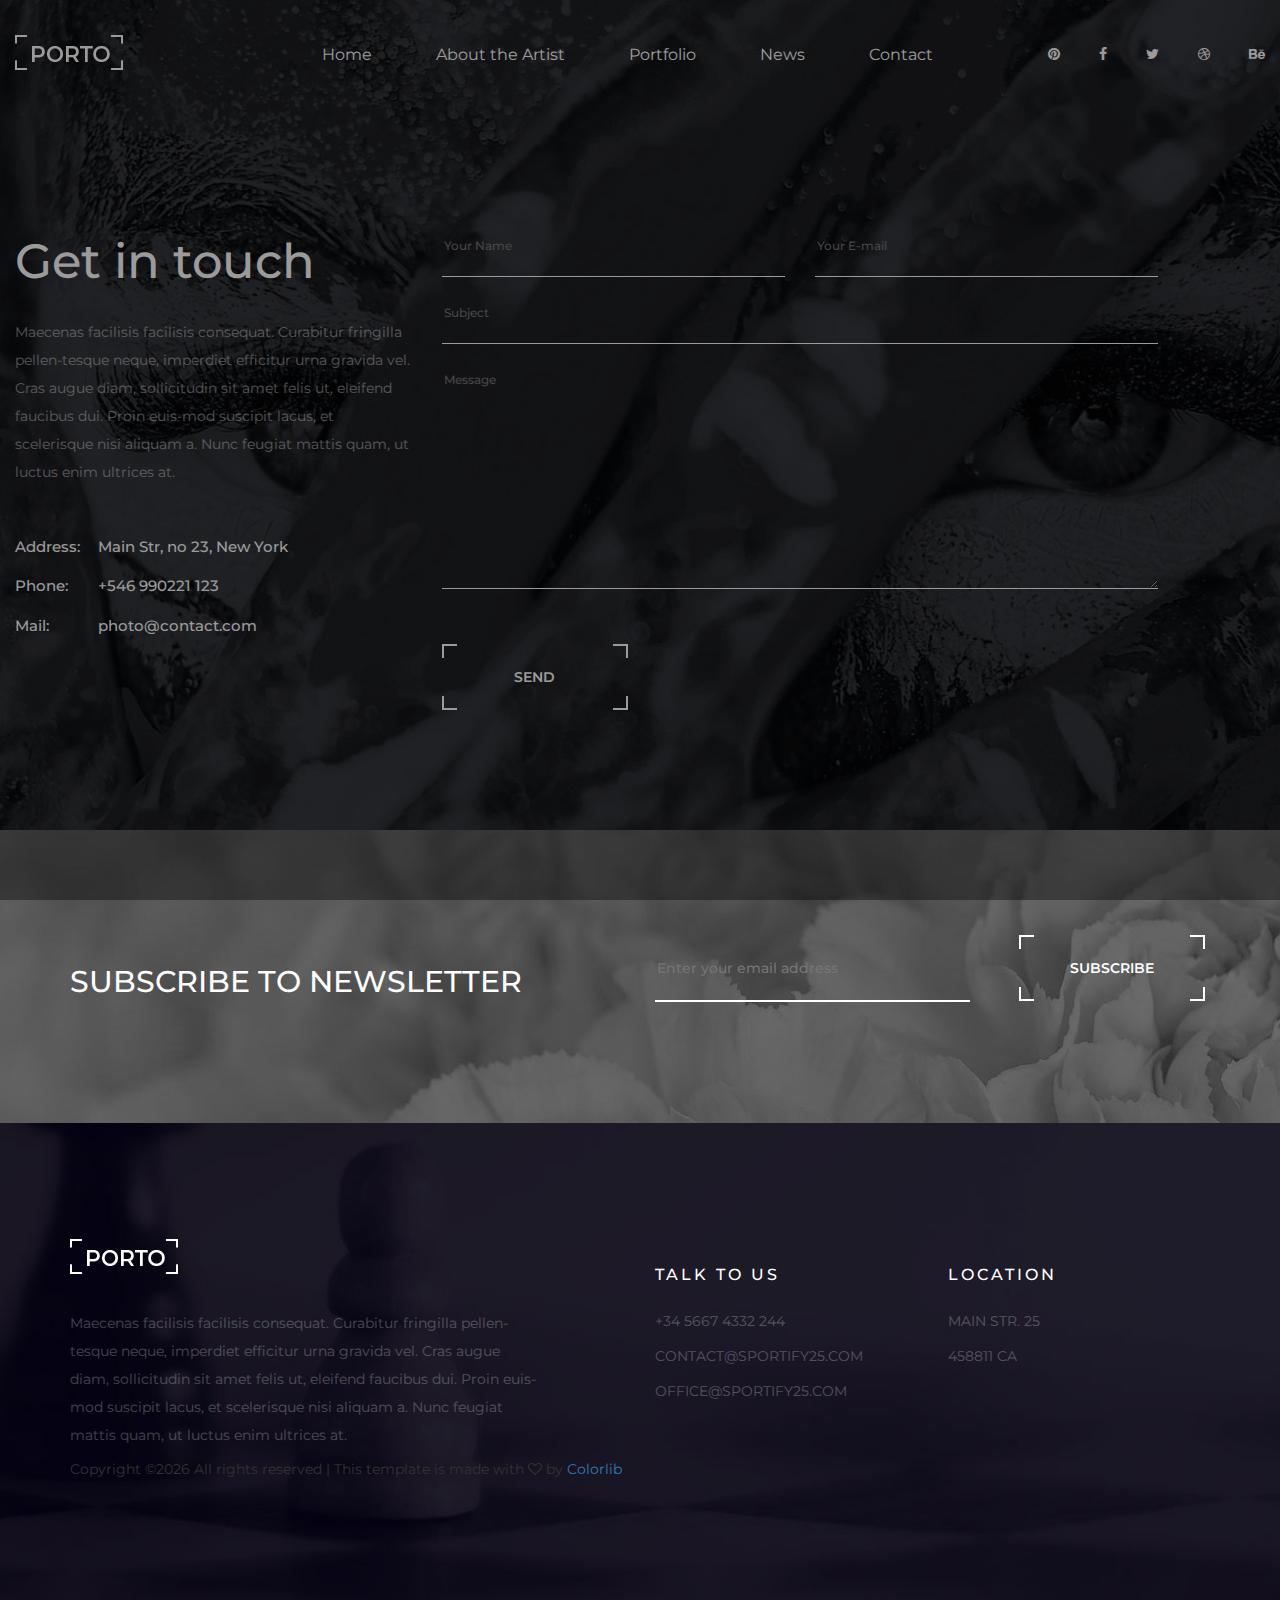
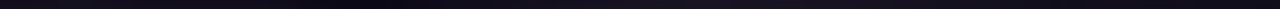
<file: contact.html>
<!DOCTYPE html>
<html lang="zxx">
<head>
	<title>Porto - Photo Gallery HTML Template</title>
	<meta charset="UTF-8">
	<meta name="description" content="Porto Photo Gallery HTML Template">
	<meta name="keywords" content="porto, photo, html">
	<meta name="viewport" content="width=device-width, initial-scale=1.0">
	<!-- Favicon -->
	<link href="img/favicon.ico" rel="shortcut icon"/>

	<!-- Google Font -->
	<link href="https://fonts.googleapis.com/css?family=Montserrat:400,400i,500,500i,600,600i,700,700i" rel="stylesheet">

	<!-- Stylesheets -->
	<link rel="stylesheet" href="css/bootstrap.min.css"/>
	<link rel="stylesheet" href="css/font-awesome.min.css"/>
	<link rel="stylesheet" href="css/owl.carousel.min.css"/>
	<link rel="stylesheet" href="css/fullpage.min.css"/>
	<link rel="stylesheet" href="css/magnific-popup.css"/>

	<!-- Main Stylesheets -->
	<link rel="stylesheet" href="css/style.css"/>


	<!--[if lt IE 9]>
		<script src="https://oss.maxcdn.com/html5shiv/3.7.2/html5shiv.min.js"></script>
		<script src="https://oss.maxcdn.com/respond/1.4.2/respond.min.js"></script>
	<![endif]-->

</head>
<body>
	<!-- Page Preloder -->
	<div id="preloder">
		<div class="loader"></div>
	</div>

	<!-- Header Section -->
	<header class="header-section">
		<div class="header-warp">
			<!-- logo -->
			<a href="index.html" class="site-logo">
				<img src="img/logo.png" alt="">
			</a>
			<div class="header-social">
				<a href=""><i class="fa fa-pinterest"></i></a>
				<a href=""><i class="fa fa-facebook"></i></a>
				<a href=""><i class="fa fa-twitter"></i></a>
				<a href=""><i class="fa fa-dribbble"></i></a>
				<a href=""><i class="fa fa-behance"></i></a>
			</div>
			<div class="nav-switch">
				<i class="fa fa-bars"></i>
			</div>
			<!-- menu -->
			<ul class="main-menu">
				<li><a href="index.html">Home</a></li>
				<li><a href="home-2.html">About the Artist</a></li>
				<li><a href="portfolio.html">Portfolio</a></li>
				<li><a href="blog.html">News</a></li>
				<li><a href="contact.html">Contact</a></li>
			</ul>
		</div>
	</header>
	<!-- Header Section end-->
	
	<!-- Contact Section -->
	<section class="contact-page set-bg" data-setbg="img/contact-bg.jpg">
		<div class="sp-container">
			<div class="row">
				<div class="col-lg-4">
					<div class="contact-text text-white">
						<h2>Get in touch</h2>
						<p>Maecenas facilisis facilisis consequat. Curabitur fringilla pellen-tesque neque, imperdiet efficitur urna gravida vel. Cras augue diam, sollicitudin sit amet felis ut, eleifend faucibus dui. Proin euis-mod suscipit lacus, et scelerisque nisi aliquam a. Nunc feugiat mattis quam, ut luctus enim ultrices at.</p>
						<ul>
							<li><h6>Address:</h6>Main Str, no 23, New York</li>
							<li><h6>Phone:</h6>+546 990221 123</li>
							<li><h6>Mail:</h6>photo@contact.com</li>
						</ul>
					</div>
				</div>
				<div class="col-lg-7 offset-lg-1">
					<form class="contact-form">
						<div class="row">
							<div class="col-md-6">
								<input type="text" placeholder="Your Name">
							</div>
							<div class="col-md-6">
								<input type="text" placeholder="Your E-mail">
							</div>
							<div class="col-md-12">
								<input type="text" placeholder="Subject">
								<textarea placeholder="Message"></textarea>
								<button class="site-btn"><span>send</span></button>
							</div>
						</div>
					</form>
				</div>
			</div>
		</div>
	</section>
	<!-- Contact Section end -->

	<!-- Newsletter Section -->
	<section class="newsletter-section set-bg" data-setbg="./img/newsletter-bg.jpg">
		<div class="container">
			<div class="row">
				<div class="col-lg-6">
					<h3>Subscribe to newsletter</h3>
				</div>
				<div class="col-lg-6">
					<form class="newsletter-form">
						<input type="text" placeholder="Enter your email address">
						<button class="site-btn"><span>Subscribe</span></button>
					</form>
				</div>
			</div>
		</div>
	</section>
	<!-- Newsletter Section end -->

	<!-- Footer Section -->
	<footer class="footer-section set-bg" data-setbg="img/footer-bg.jpg">
		<div class="container">
			<div class="row">
				<div class="col-lg-6">
					<div class="footer-about">
						<img src="img/logo.png" alt="">
						<p>Maecenas facilisis facilisis consequat. Curabitur fringilla pellen-tesque neque, imperdiet efficitur urna gravida vel. Cras augue diam, sollicitudin sit amet felis ut, eleifend faucibus dui. Proin euis-mod suscipit lacus, et scelerisque nisi aliquam a. Nunc feugiat mattis quam, ut luctus enim ultrices at.</p>
					</div>	
				</div>
				<div class="col-lg-3 col-md-6">
					<div class="footer-info">
						<h6>Talk to us </h6>
						<ul>
							<li>+34 5667 4332 244</li>
							<li>Contact@sportify25.com</li>
							<li>office@sportify25.com</li>
						</ul>
					</div>
				</div>
				<div class="col-lg-3 col-md-6">
					<div class="footer-info">
						<h6>Location</h6>
						<ul>
							<li>MAin str. 25</li>
							<li>458811 CA</li>
						</ul>
					</div>
				</div>
			</div>


<!-- Link back to Colorlib can't be removed. Template is licensed under CC BY 3.0. -->
Copyright &copy;<script>document.write(new Date().getFullYear());</script> All rights reserved | This template is made with <i class="fa fa-heart-o" aria-hidden="true"></i> by <a href="https://colorlib.com" target="_blank">Colorlib</a>
<!-- Link back to Colorlib can't be removed. Template is licensed under CC BY 3.0. -->

		</div>
	</footer>
	<!-- Footer Section end-->


	<!--====== Javascripts & Jquery ======-->
	<script src="js/jquery-3.2.1.min.js"></script>
	<script src="js/owl.carousel.min.js"></script>
	<script src="js/mixitup.min.js"></script>
	<script src="js/masonry.pkgd.min.js"></script>
	<script src="js/fullpage.min.js"></script>
	<script src="js/main.js"></script>

	</body>
</html>
</file>
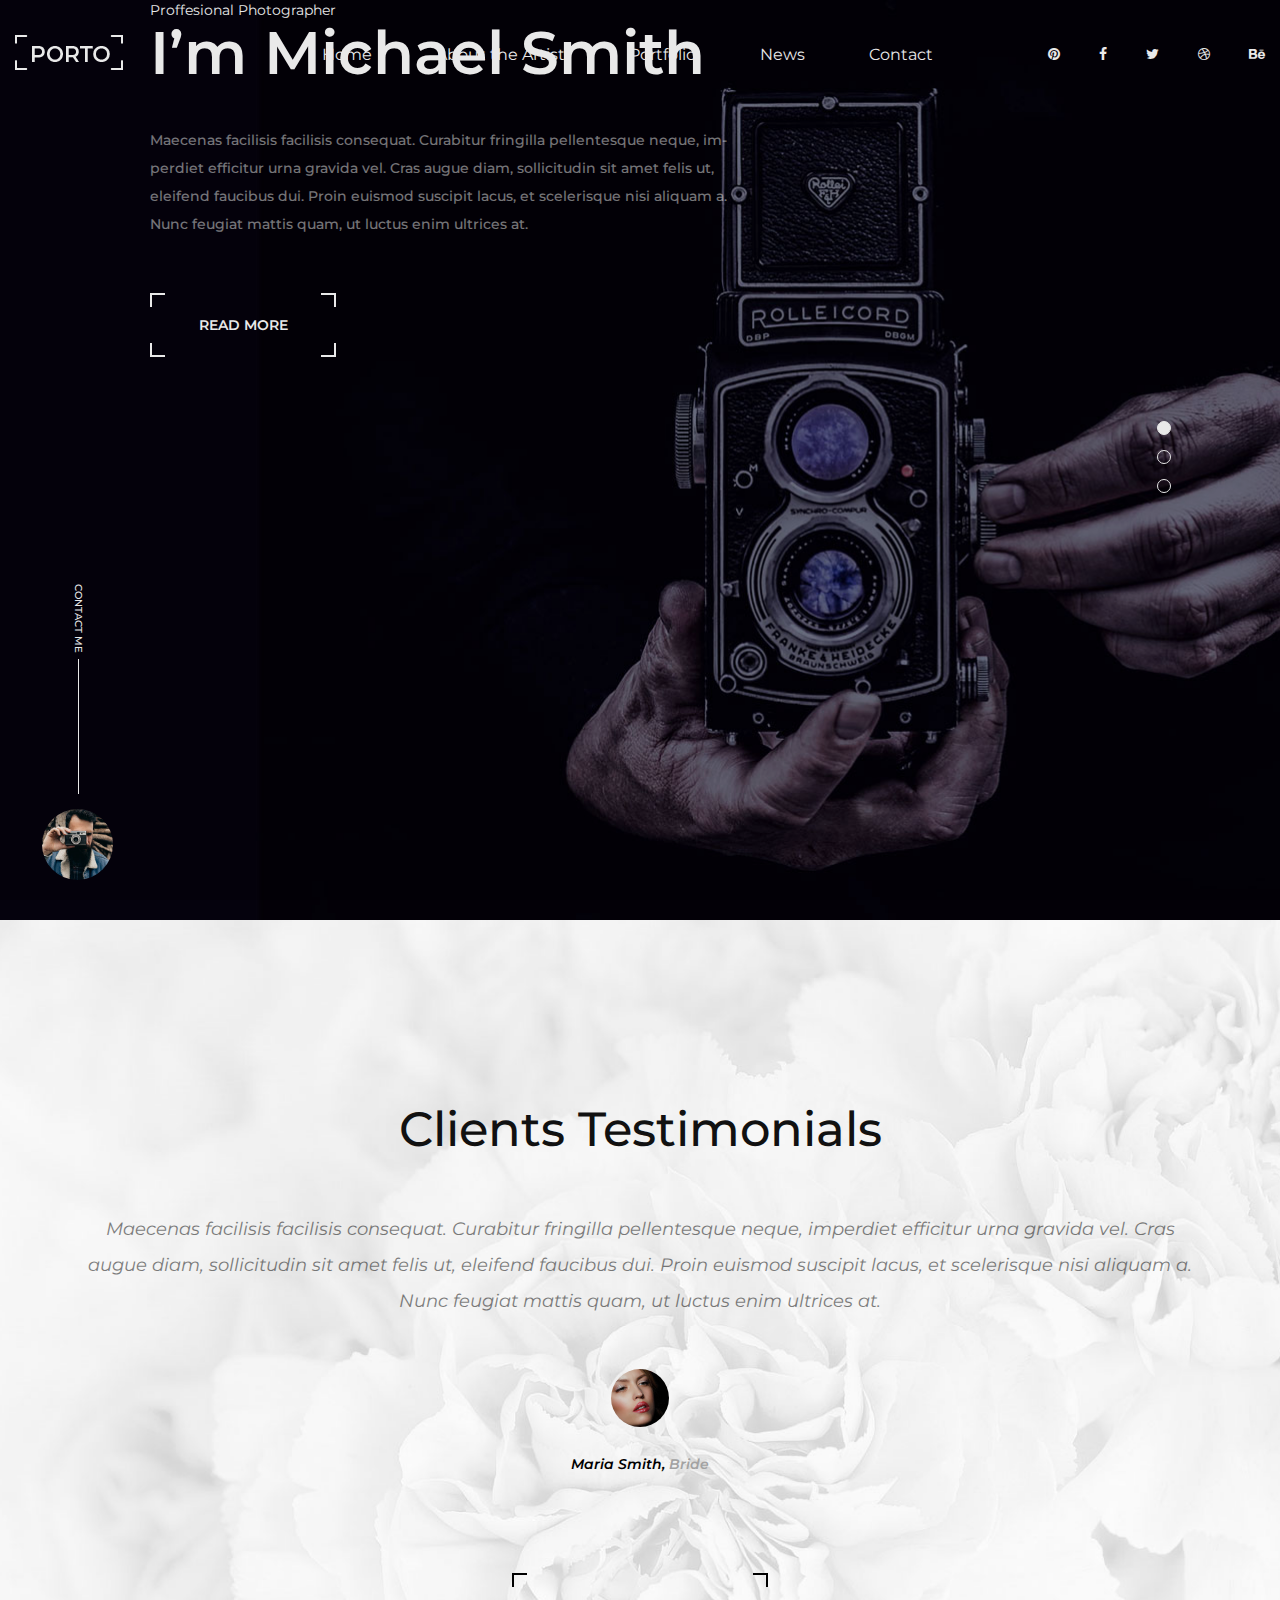
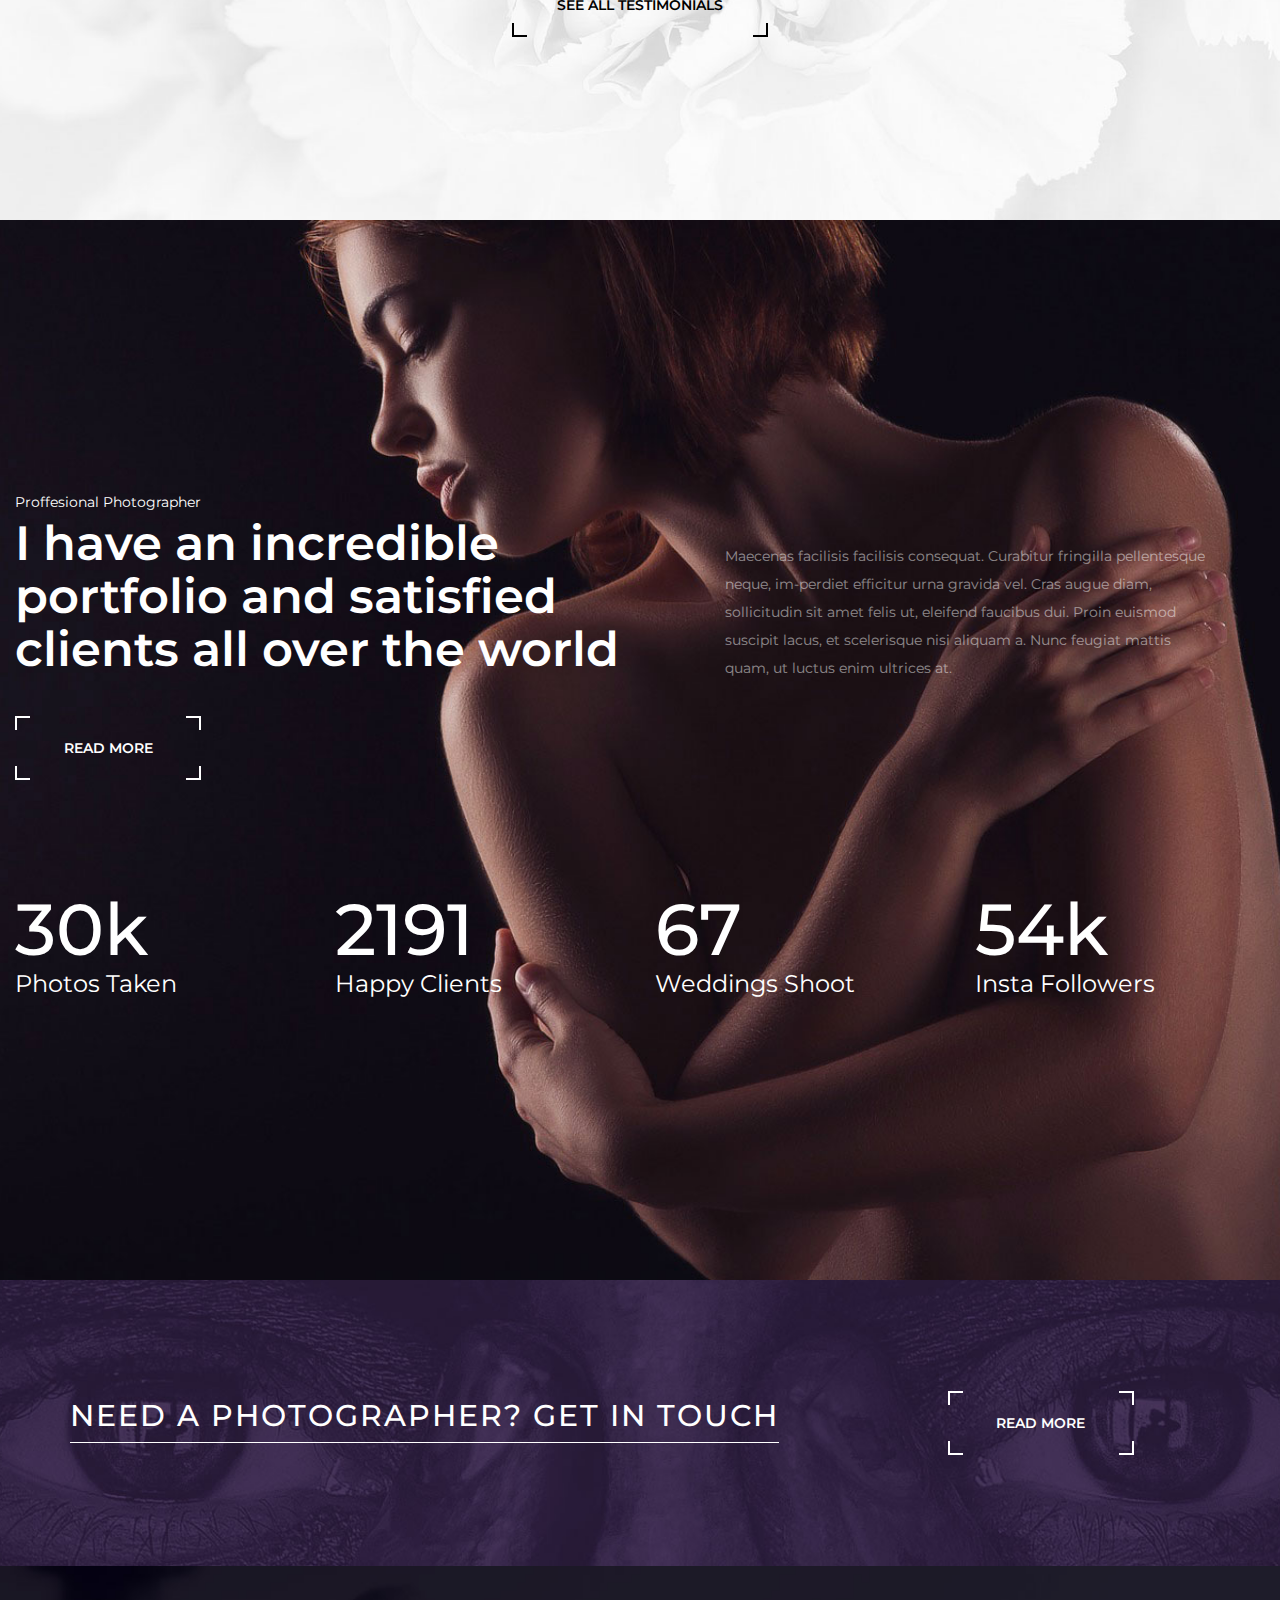
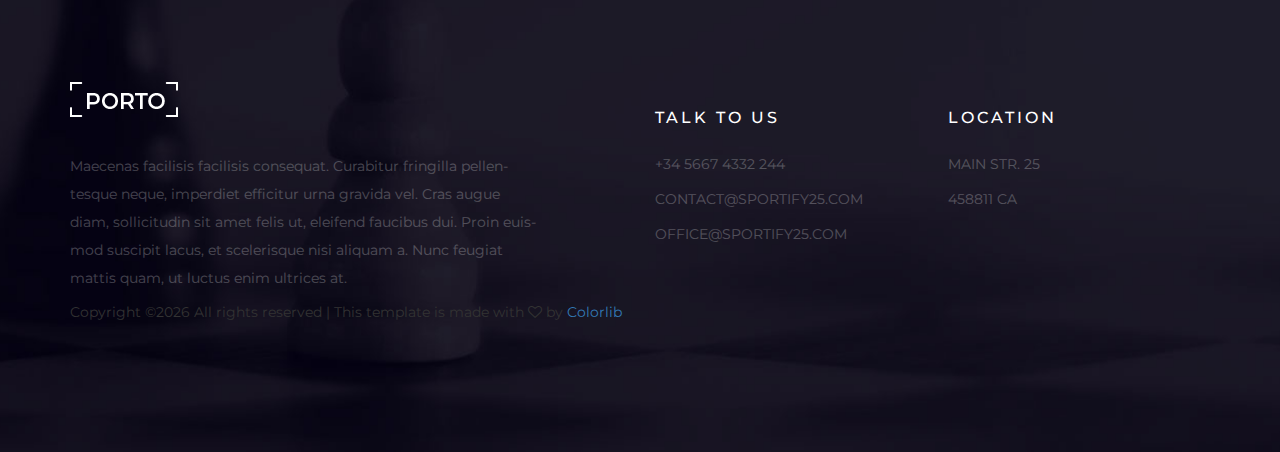
<file: home-2.html>
<!DOCTYPE html>
<html lang="zxx">
<head>
	<title>Porto - Photo Gallery HTML Template</title>
	<meta charset="UTF-8">
	<meta name="description" content="Porto Photo Gallery HTML Template">
	<meta name="keywords" content="porto, photo, html">
	<meta name="viewport" content="width=device-width, initial-scale=1.0">
	<!-- Favicon -->
	<link href="img/favicon.ico" rel="shortcut icon"/>

	<!-- Google Font -->
	<link href="https://fonts.googleapis.com/css?family=Montserrat:400,400i,500,500i,600,600i,700,700i" rel="stylesheet">

	<!-- Stylesheets -->
	<link rel="stylesheet" href="css/bootstrap.min.css"/>
	<link rel="stylesheet" href="css/font-awesome.min.css"/>
	<link rel="stylesheet" href="css/owl.carousel.min.css"/>
	<link rel="stylesheet" href="css/fullpage.min.css"/>
	<link rel="stylesheet" href="css/magnific-popup.css"/>

	<!-- Main Stylesheets -->
	<link rel="stylesheet" href="css/style.css"/>


	<!--[if lt IE 9]>
		<script src="https://oss.maxcdn.com/html5shiv/3.7.2/html5shiv.min.js"></script>
		<script src="https://oss.maxcdn.com/respond/1.4.2/respond.min.js"></script>
	<![endif]-->

</head>
<body class="home-page-two">
	<!-- Page Preloder -->
	<div id="preloder">
		<div class="loader"></div>
	</div>

	<!-- Header Section -->
	<header class="header-section">
		<div class="header-warp">
			<!-- logo -->
			<a href="index.html" class="site-logo">
				<img src="img/logo.png" alt="">
			</a>
			<div class="header-social">
				<a href=""><i class="fa fa-pinterest"></i></a>
				<a href=""><i class="fa fa-facebook"></i></a>
				<a href=""><i class="fa fa-twitter"></i></a>
				<a href=""><i class="fa fa-dribbble"></i></a>
				<a href=""><i class="fa fa-behance"></i></a>
			</div>
			<div class="nav-switch">
				<i class="fa fa-bars"></i>
			</div>
			<!-- menu -->
			<ul class="main-menu">
				<li><a href="index.html">Home</a></li>
				<li><a href="home-2.html">About the Artist</a></li>
				<li><a href="portfolio.html">Portfolio</a></li>
				<li><a href="blog.html">News</a></li>
				<li><a href="contact.html">Contact</a></li>
			</ul>
		</div>
	</header>
	<!-- Header Section end-->
	                    
	<div id="fullpage">
		<!-- Hero section -->
		<div class="section fp-auto-height" id="hero-section">
			<div class="hero-section-2 d-flex align-items-center set-bg" data-setbg="./img/slider/2.jpg">
				<div class="sp-container">
					<div class="hero-content text-white">
						<span>Proffesional Photographer</span>
						<h2>I’m Michael Smith</h2>
						<p>Maecenas facilisis facilisis consequat. Curabitur fringilla pellentesque neque, im-perdiet efficitur urna gravida vel. Cras augue diam, sollicitudin sit amet felis ut, eleifend faucibus dui. Proin euismod suscipit lacus, et scelerisque nisi aliquam a. Nunc feugiat mattis quam, ut luctus enim ultrices at.</p>
						<div class="site-btn"><span>Read More</span></div>
					</div>
				</div>
			</div>
			<div class="contact-link">
				<p>Contact me</p>
				<a href="#"><img src="img/contact.jpg" alt=""></a>
			</div>
		</div>
		<!-- Hero section end -->

		<!-- Testimonial section -->
		<div class="section testimonial-section set-bg" data-setbg="./img/section-bg/4.jpg">
			<div class="container">
				<div class="testimonial-content">
					<h2>Clients Testimonials</h2>
					<p>Maecenas facilisis facilisis consequat. Curabitur fringilla pellentesque neque, imperdiet efficitur urna gravida vel. Cras augue diam, sollicitudin sit amet felis ut, eleifend faucibus dui. Proin euismod suscipit lacus, et scelerisque nisi aliquam a. Nunc feugiat mattis quam, ut luctus enim ultrices at.</p>
					<img src="img/testi-avatar.jpg" class="testi-avatar" alt="">
					<h6>Maria Smith, <span>Bride</span></h6>
					<div class="site-btn sb-dark"><span>See all testimonials</span></div>
				</div>
			</div>
		</div>
		<!-- Testimonial section end-->

		<!-- About section -->
		<div class="section sp-about-section set-bg" data-setbg="./img/section-bg/5.jpg">
			<div class="sp-container">
				<div class="row sp-about-content">
					<div class="col-lg-6">
						<div class="text-white">
							<span>Proffesional Photographer</span>
							<h2>I have an incredible portfolio and satisfied clients all over the world</h2>
							<div class="site-btn"><span>Read More</span></div>
						</div>
					</div>
					<div class="col-lg-6">
						<div class="sp-about-text">
							<p>Maecenas facilisis facilisis consequat. Curabitur fringilla pellentesque neque, im-perdiet efficitur urna gravida vel. Cras augue diam, sollicitudin sit amet felis ut, eleifend faucibus dui. Proin euismod suscipit lacus, et scelerisque nisi aliquam a. Nunc feugiat mattis quam, ut luctus enim ultrices at.</p>
						</div>
					</div>
				</div>
				<div class="row">
					<div class="col-md-3 col-6 fact-item">
						<h2>30k</h2>
						<p>Photos Taken</p>
					</div>
					<div class="col-md-3 col-6 fact-item">
						<h2>2191</h2>
						<p>Happy Clients</p>
					</div>
					<div class="col-md-3 col-6 fact-item">
						<h2>67</h2>
						<p>Weddings Shoot</p>
					</div>
					<div class="col-md-3 col-6 fact-item">
						<h2>54k</h2>
						<p>Insta Followers</p>
					</div>
				</div>
			</div>
		</div>
		<!-- About section end-->
	</div>

	<!-- Banner Section -->
	<section class="banner-section set-bg" data-setbg="./img/banner-bg.jpg">
		<div class="container">
			<div class="row">
				<div class="col-lg-9">
					<h2>Need a photographer? Get in touch</h2>
				</div>
				<div class="col-lg-3 text-lg-right text-left">
					<div class="site-btn"><span>Read More</span></div>
				</div>
			</div>
		</div>
	</section>
	<!-- Banner Section end -->

	<!-- Footer Section -->
	<footer class="footer-section set-bg" data-setbg="img/footer-bg.jpg">
		<div class="container">
			<div class="row">
				<div class="col-lg-6">
					<div class="footer-about">
						<img src="img/logo.png" alt="">
						<p>Maecenas facilisis facilisis consequat. Curabitur fringilla pellen-tesque neque, imperdiet efficitur urna gravida vel. Cras augue diam, sollicitudin sit amet felis ut, eleifend faucibus dui. Proin euis-mod suscipit lacus, et scelerisque nisi aliquam a. Nunc feugiat mattis quam, ut luctus enim ultrices at.</p>
					</div>	
				</div>
				<div class="col-lg-3 col-md-6">
					<div class="footer-info">
						<h6>Talk to us </h6>
						<ul>
							<li>+34 5667 4332 244</li>
							<li>Contact@sportify25.com</li>
							<li>office@sportify25.com</li>
						</ul>
					</div>
				</div>
				<div class="col-lg-3 col-md-6">
					<div class="footer-info">
						<h6>Location</h6>
						<ul>
							<li>MAin str. 25</li>
							<li>458811 CA</li>
						</ul>
					</div>
				</div>
			</div>


<!-- Link back to Colorlib can't be removed. Template is licensed under CC BY 3.0. -->
Copyright &copy;<script>document.write(new Date().getFullYear());</script> All rights reserved | This template is made with <i class="fa fa-heart-o" aria-hidden="true"></i> by <a href="https://colorlib.com" target="_blank">Colorlib</a>
<!-- Link back to Colorlib can't be removed. Template is licensed under CC BY 3.0. -->

		</div>
	</footer>
	<!-- Footer Section end-->


	<!--====== Javascripts & Jquery ======-->
	<script src="js/jquery-3.2.1.min.js"></script>
	<script src="js/owl.carousel.min.js"></script>
	<script src="js/mixitup.min.js"></script>
	<script src="js/masonry.pkgd.min.js"></script>
	<script src="js/fullpage.min.js"></script>
	<script src="js/main.js"></script>

	</body>
</html>
</file>
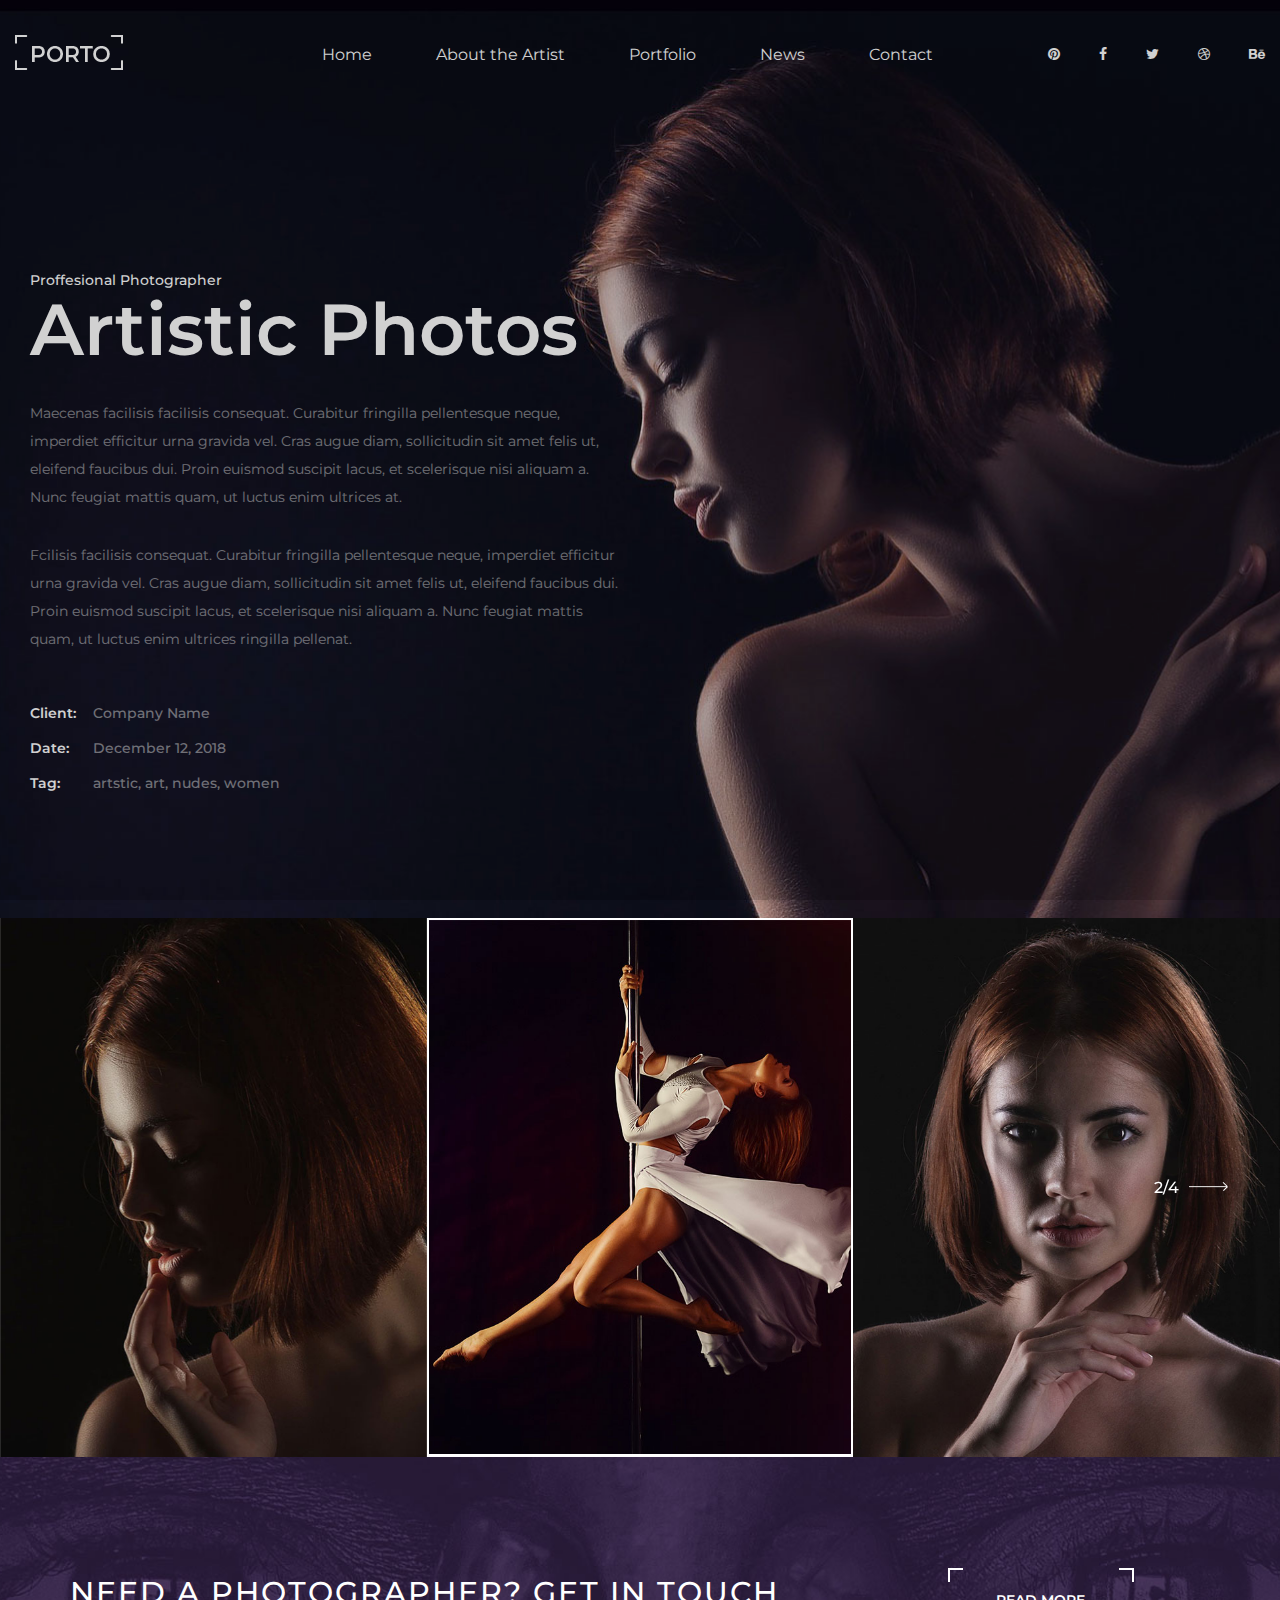
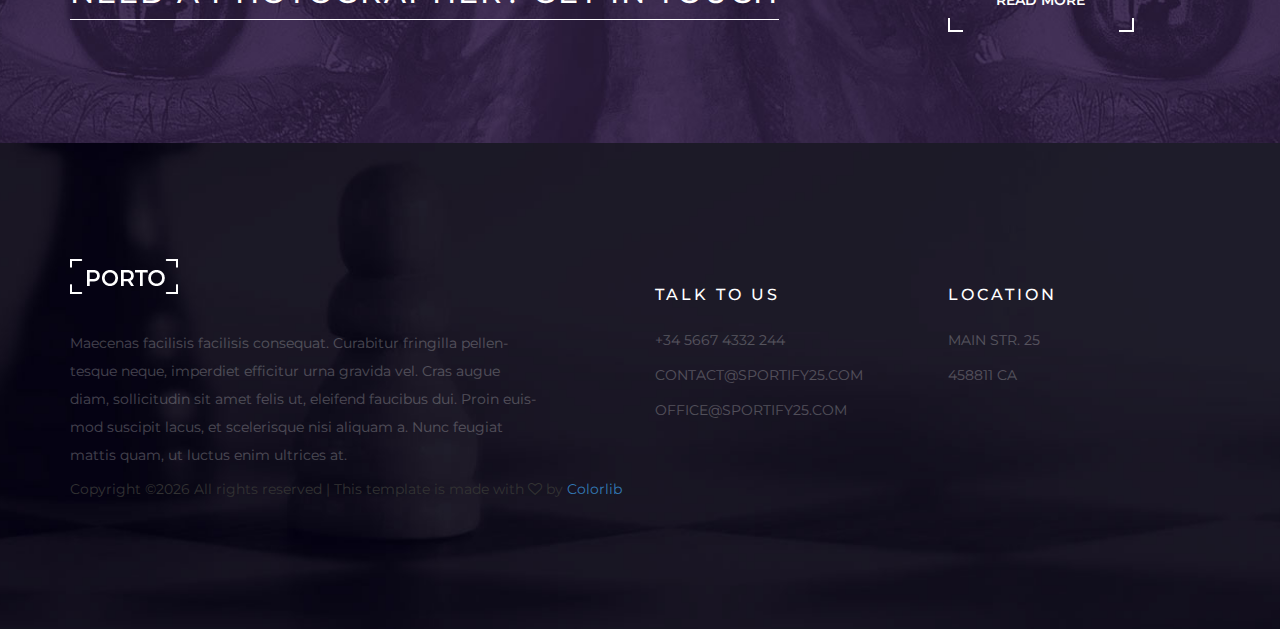
<file: portfolio-single.html>
<!DOCTYPE html>
<html lang="zxx">
<head>
	<title>Porto - Photo Gallery HTML Template</title>
	<meta charset="UTF-8">
	<meta name="description" content="Porto Photo Gallery HTML Template">
	<meta name="keywords" content="porto, photo, html">
	<meta name="viewport" content="width=device-width, initial-scale=1.0">
	<!-- Favicon -->
	<link href="img/favicon.ico" rel="shortcut icon"/>

	<!-- Google Font -->
	<link href="https://fonts.googleapis.com/css?family=Montserrat:400,400i,500,500i,600,600i,700,700i" rel="stylesheet">

	<!-- Stylesheets -->
	<link rel="stylesheet" href="css/bootstrap.min.css"/>
	<link rel="stylesheet" href="css/font-awesome.min.css"/>
	<link rel="stylesheet" href="css/owl.carousel.min.css"/>
	<link rel="stylesheet" href="css/fullpage.min.css"/>
	<link rel="stylesheet" href="css/magnific-popup.css"/>

	<!-- Main Stylesheets -->
	<link rel="stylesheet" href="css/style.css"/>


	<!--[if lt IE 9]>
		<script src="https://oss.maxcdn.com/html5shiv/3.7.2/html5shiv.min.js"></script>
		<script src="https://oss.maxcdn.com/respond/1.4.2/respond.min.js"></script>
	<![endif]-->

</head>
<body>
	<!-- Page Preloder -->
	<div id="preloder">
		<div class="loader"></div>
	</div>

	<!-- Header Section -->
	<header class="header-section">
		<div class="header-warp">
			<!-- logo -->
			<a href="index.html" class="site-logo">
				<img src="img/logo.png" alt="">
			</a>
			<div class="header-social">
				<a href=""><i class="fa fa-pinterest"></i></a>
				<a href=""><i class="fa fa-facebook"></i></a>
				<a href=""><i class="fa fa-twitter"></i></a>
				<a href=""><i class="fa fa-dribbble"></i></a>
				<a href=""><i class="fa fa-behance"></i></a>
			</div>
			<div class="nav-switch">
				<i class="fa fa-bars"></i>
			</div>
			<!-- menu -->
			<ul class="main-menu">
				<li><a href="index.html">Home</a></li>
				<li><a href="home-2.html">About the Artist</a></li>
				<li><a href="portfolio.html">Portfolio</a></li>
				<li><a href="blog.html">News</a></li>
				<li><a href="contact.html">Contact</a></li>
			</ul>
		</div>
	</header>
	<!-- Header Section end-->

	<!-- portfilio single -->
    <section class="portfilio-single set-bg" data-setbg="./img/portfolio/big.jpg">
        <div class="sp-container">
            <div class="portfolio-single-content text-white">
                <span>Proffesional Photographer</span>
				<h2>Artistic Photos</h2>
				<p>Maecenas facilisis facilisis consequat. Curabitur fringilla pellentesque neque, imperdiet efficitur urna gravida vel. Cras augue diam, sollicitudin sit amet felis ut, eleifend faucibus dui. Proin euismod suscipit lacus, et scelerisque nisi aliquam a. Nunc feugiat mattis quam, ut luctus enim ultrices at.</p>
               <p>Fcilisis facilisis consequat. Curabitur fringilla pellentesque neque, imperdiet efficitur urna gravida vel. Cras augue diam, sollicitudin sit amet felis ut, eleifend faucibus dui. Proin euismod suscipit lacus, et scelerisque nisi aliquam a. Nunc feugiat mattis quam, ut luctus enim ultrices ringilla pellenat.</p>
               <ul>
                   <li><h6>Client:</h6><span>Company Name</span></li>
                   <li><h6>Date:</h6><span>December 12, 2018</span></li>
                   <li><h6>Tag:</h6><span>artstic, art, nudes, women</span></li>
               </ul>
            </div>
        </div>
	</section>
	<!-- Portfolio single end -->

	<!-- Portfolio slider -->
    <div class="portfolio-slider-warp">
        <div class="portfolio-slider owl-carousel">
            <img src="img/portfolio-single/1.jpg" alt="">
            <img src="img/portfolio-single/2.jpg" alt="">
            <img src="img/portfolio-single/3.jpg" alt="">
            <img src="img/portfolio-single/4.jpg" alt="">
        </div>
        <div class="slide-num-holder" id="snh-1"></div>
	</div>
	<!-- Portfolio slider end -->
 

	<!-- Banner Section -->
	<section class="banner-section set-bg" data-setbg="./img/banner-bg.jpg">
		<div class="container">
			<div class="row">
				<div class="col-lg-9">
					<h2>Need a photographer? Get in touch</h2>
				</div>
				<div class="col-lg-3 text-lg-right text-left">
					<div class="site-btn"><span>Read More</span></div>
				</div>
			</div>
		</div>
	</section>
	<!-- Banner Section end -->

	<!-- Footer Section -->
	<footer class="footer-section set-bg" data-setbg="img/footer-bg.jpg">
		<div class="container">
			<div class="row">
				<div class="col-lg-6">
					<div class="footer-about">
						<img src="img/logo.png" alt="">
						<p>Maecenas facilisis facilisis consequat. Curabitur fringilla pellen-tesque neque, imperdiet efficitur urna gravida vel. Cras augue diam, sollicitudin sit amet felis ut, eleifend faucibus dui. Proin euis-mod suscipit lacus, et scelerisque nisi aliquam a. Nunc feugiat mattis quam, ut luctus enim ultrices at.</p>
					</div>	
				</div>
				<div class="col-lg-3 col-md-6">
					<div class="footer-info">
						<h6>Talk to us </h6>
						<ul>
							<li>+34 5667 4332 244</li>
							<li>Contact@sportify25.com</li>
							<li>office@sportify25.com</li>
						</ul>
					</div>
				</div>
				<div class="col-lg-3 col-md-6">
					<div class="footer-info">
						<h6>Location</h6>
						<ul>
							<li>MAin str. 25</li>
							<li>458811 CA</li>
						</ul>
					</div>
				</div>
			</div>


<!-- Link back to Colorlib can't be removed. Template is licensed under CC BY 3.0. -->
Copyright &copy;<script>document.write(new Date().getFullYear());</script> All rights reserved | This template is made with <i class="fa fa-heart-o" aria-hidden="true"></i> by <a href="https://colorlib.com" target="_blank">Colorlib</a>
<!-- Link back to Colorlib can't be removed. Template is licensed under CC BY 3.0. -->

		</div>
	</footer>
	<!-- Footer Section end-->


	<!--====== Javascripts & Jquery ======-->
	<script src="js/jquery-3.2.1.min.js"></script>
	<script src="js/owl.carousel.min.js"></script>
	<script src="js/mixitup.min.js"></script>
	<script src="js/masonry.pkgd.min.js"></script>
	<script src="js/fullpage.min.js"></script>
	<script src="js/main.js"></script>

	</body>
</html>
</file>
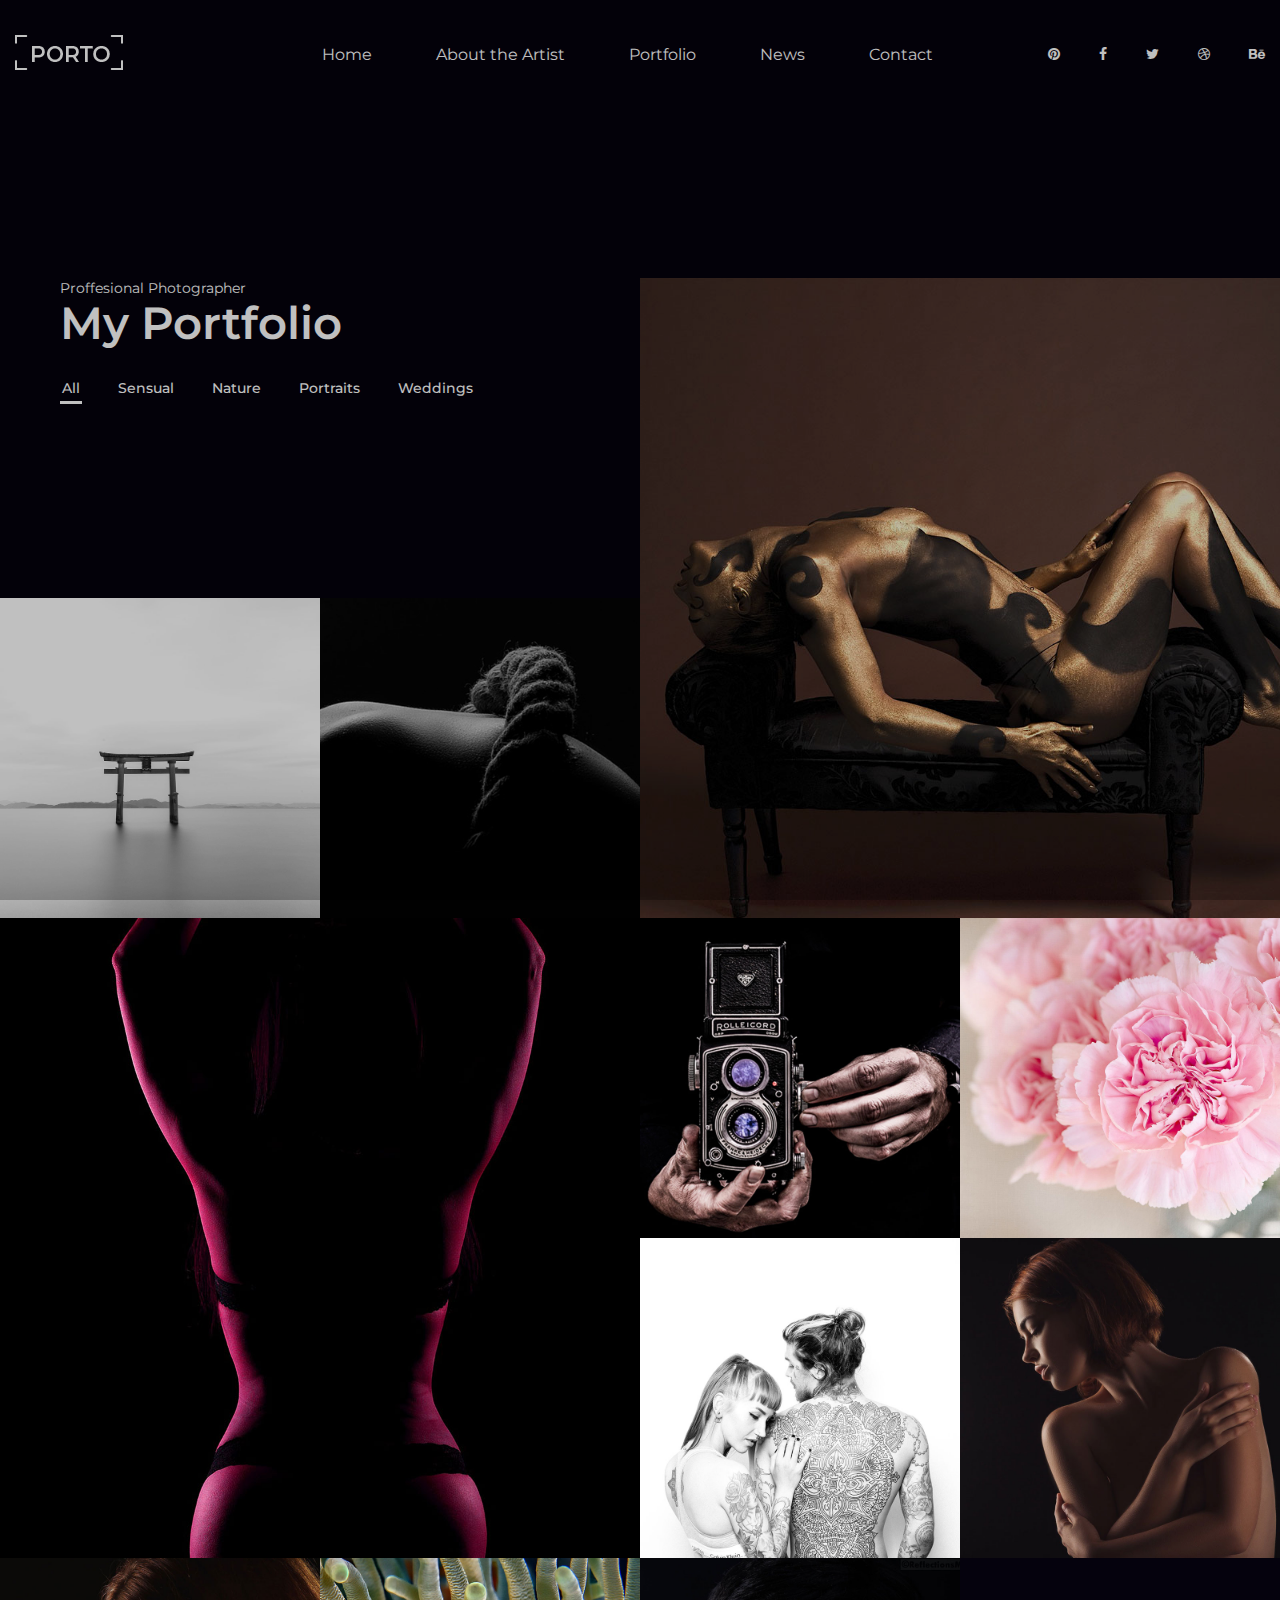
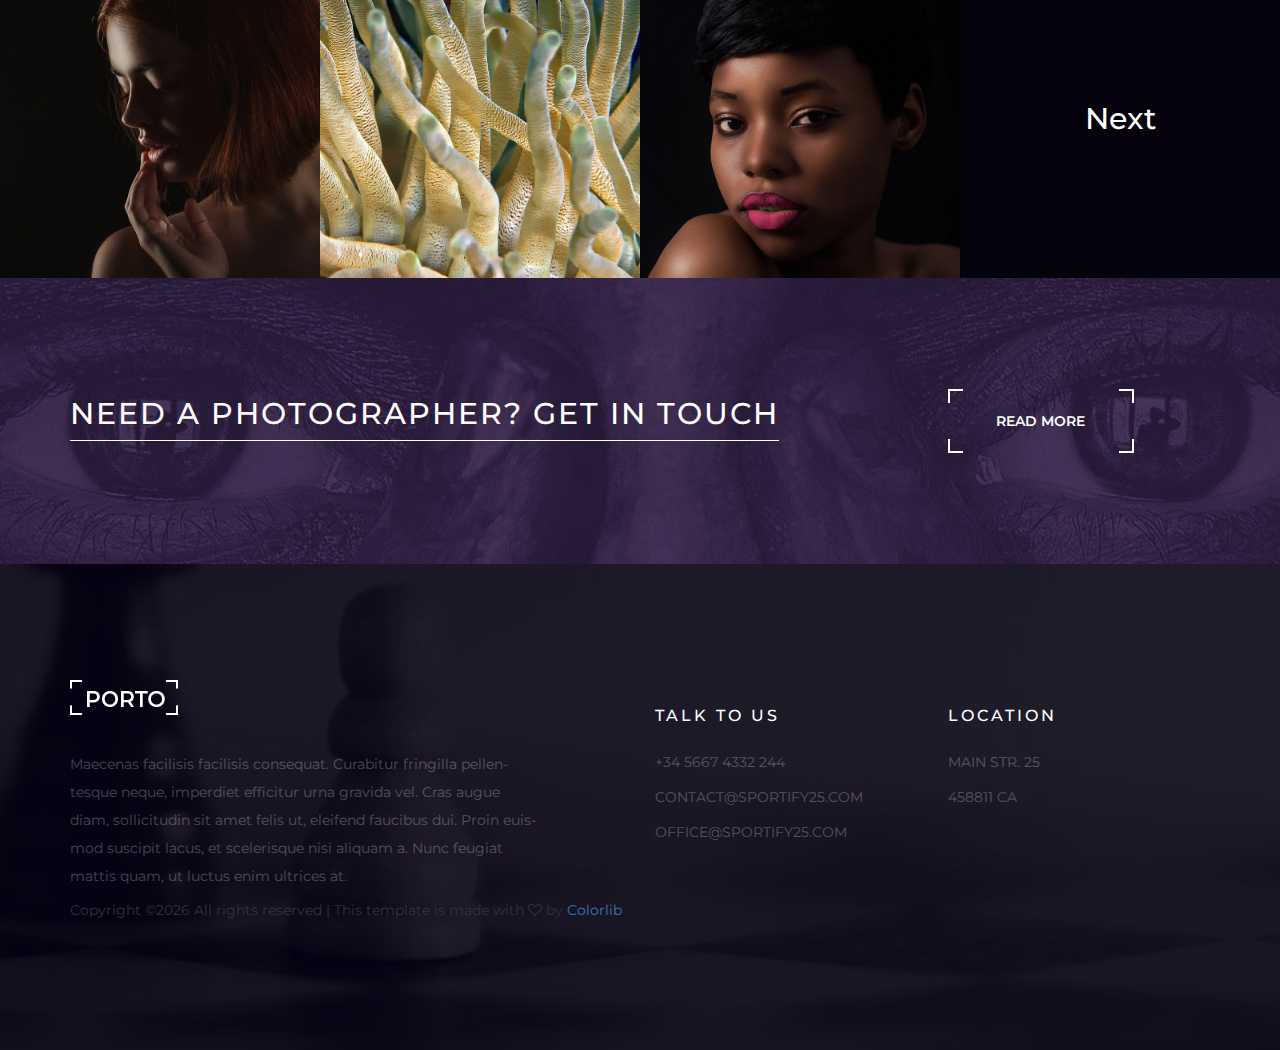
<file: portfolio.html>
<!DOCTYPE html>
<html lang="zxx">
<head>
	<title>Porto - Photo Gallery HTML Template</title>
	<meta charset="UTF-8">
	<meta name="description" content="Porto Photo Gallery HTML Template">
	<meta name="keywords" content="porto, photo, html">
	<meta name="viewport" content="width=device-width, initial-scale=1.0">
	<!-- Favicon -->
	<link href="img/favicon.ico" rel="shortcut icon"/>

	<!-- Google Font -->
	<link href="https://fonts.googleapis.com/css?family=Montserrat:400,400i,500,500i,600,600i,700,700i" rel="stylesheet">

	<!-- Stylesheets -->
	<link rel="stylesheet" href="css/bootstrap.min.css"/>
	<link rel="stylesheet" href="css/font-awesome.min.css"/>
	<link rel="stylesheet" href="css/owl.carousel.min.css"/>
	<link rel="stylesheet" href="css/fullpage.min.css"/>
	<link rel="stylesheet" href="css/magnific-popup.css"/>

	<!-- Main Stylesheets -->
	<link rel="stylesheet" href="css/style.css"/>


	<!--[if lt IE 9]>
		<script src="https://oss.maxcdn.com/html5shiv/3.7.2/html5shiv.min.js"></script>
		<script src="https://oss.maxcdn.com/respond/1.4.2/respond.min.js"></script>
	<![endif]-->

</head>
<body class="home-page">
	<!-- Page Preloder -->
	<div id="preloder">
		<div class="loader"></div>
	</div>

	<!-- Header Section -->
	<header class="header-section">
		<div class="header-warp">
			<!-- logo -->
			<a href="index.html" class="site-logo">
				<img src="img/logo.png" alt="">
			</a>
			<div class="header-social">
				<a href=""><i class="fa fa-pinterest"></i></a>
				<a href=""><i class="fa fa-facebook"></i></a>
				<a href=""><i class="fa fa-twitter"></i></a>
				<a href=""><i class="fa fa-dribbble"></i></a>
				<a href=""><i class="fa fa-behance"></i></a>
			</div>
			<div class="nav-switch">
				<i class="fa fa-bars"></i>
			</div>
			<!-- menu -->
			<ul class="main-menu">
				<li><a href="index.html">Home</a></li>
				<li><a href="home-2.html">About the Artist</a></li>
				<li><a href="portfolio.html">Portfolio</a></li>
				<li><a href="blog.html">News</a></li>
				<li><a href="contact.html">Contact</a></li>
			</ul>
		</div>
	</header>
	<!-- Header Section end-->
    
	
	<!-- portfilio Section -->
    <section class="portfilio-page">
		<div class="portfolios-area">
			<div class="grid-sizer"></div>
			<div class="grid-item portfolio-item __big __wide">
				<div class="portfolio-intro text-white" >
					<span>Proffesional Photographer</span>
					<h2>My Portfolio</h2>
					<ul class="portfolio-filter controls">
						<li class="control" data-filter="all">All</li>
						<li class="control" data-filter=".sensual">Sensual</li>
						<li class="control" data-filter=".nature">Nature</li>
						<li class="control" data-filter=".portraits">Portraits</li>
						<li class="control" data-filter=".weddings">Weddings</li>
					</ul>
				</div>                                                                
			</div>
			<!-- Item -->
			<a href="portfolio-single.html" class="grid-item mix portfolio-item __big set-bg sensual" data-setbg="img/portfolio/1.jpg"></a>
			<!-- Item -->
			<a href="portfolio-single.html" class="grid-item mix portfolio-item set-bg nature" data-setbg="img/portfolio/2.jpg"></a>
			<!-- Item -->
			<a href="portfolio-single.html" class="grid-item mix portfolio-item set-bg portraits" data-setbg="img/portfolio/3.jpg"></a>
			<!-- Item -->
			<a href="portfolio-single.html" class="grid-item mix portfolio-item __big set-bg weddings" data-setbg="img/portfolio/4.jpg"></a>
			<!-- Item -->
			<a href="portfolio-single.html" class="grid-item mix portfolio-item set-bg sensual" data-setbg="img/portfolio/5.jpg"></a>
			<!-- Item -->
			<a href="portfolio-single.html" class="grid-item mix portfolio-item set-bg nature" data-setbg="img/portfolio/6.jpg"></a>
			<!-- Item -->
			<a href="portfolio-single.html" class="grid-item mix portfolio-item set-bg portraits" data-setbg="img/portfolio/7.jpg"></a>
			<!-- Item -->
			<a href="portfolio-single.html" class="grid-item mix portfolio-item set-bg weddings" data-setbg="img/portfolio/8.jpg"></a>
			<!-- Item -->
			<a href="portfolio-single.html" class="grid-item mix portfolio-item set-bg sensual" data-setbg="img/portfolio/9.jpg"></a>
			<!-- Item -->
			<a href="portfolio-single.html" class="grid-item mix portfolio-item set-bg nature" data-setbg="img/portfolio/10.jpg"></a>
			<!-- Item -->
			<a href="portfolio-single.html" class="grid-item mix portfolio-item set-bg portraits" data-setbg="img/portfolio/11.jpg"></a>
			<!-- Item -->
			<a href="#" class="grid-item mix portfolio-item portfolio-next-btn"><h3>Next</h3></a>
		</div>
	</section>
	<!-- portfilio Section end-->

	<!-- Banner Section -->
	<section class="banner-section set-bg" data-setbg="./img/banner-bg.jpg">
		<div class="container">
			<div class="row">
				<div class="col-lg-9">
					<h2>Need a photographer? Get in touch</h2>
				</div>
				<div class="col-lg-3 text-lg-right text-left">
					<div class="site-btn"><span>Read More</span></div>
				</div>
			</div>
		</div>
	</section>
	<!-- Banner Section end -->

	<!-- Footer Section -->
	<footer class="footer-section set-bg" data-setbg="img/footer-bg.jpg">
		<div class="container">
			<div class="row">
				<div class="col-lg-6">
					<div class="footer-about">
						<img src="img/logo.png" alt="">
						<p>Maecenas facilisis facilisis consequat. Curabitur fringilla pellen-tesque neque, imperdiet efficitur urna gravida vel. Cras augue diam, sollicitudin sit amet felis ut, eleifend faucibus dui. Proin euis-mod suscipit lacus, et scelerisque nisi aliquam a. Nunc feugiat mattis quam, ut luctus enim ultrices at.</p>
					</div>	
				</div>
				<div class="col-lg-3 col-md-6">
					<div class="footer-info">
						<h6>Talk to us </h6>
						<ul>
							<li>+34 5667 4332 244</li>
							<li>Contact@sportify25.com</li>
							<li>office@sportify25.com</li>
						</ul>
					</div>
				</div>
				<div class="col-lg-3 col-md-6">
					<div class="footer-info">
						<h6>Location</h6>
						<ul>
							<li>MAin str. 25</li>
							<li>458811 CA</li>
						</ul>
					</div>
				</div>
			</div>


<!-- Link back to Colorlib can't be removed. Template is licensed under CC BY 3.0. -->
Copyright &copy;<script>document.write(new Date().getFullYear());</script> All rights reserved | This template is made with <i class="fa fa-heart-o" aria-hidden="true"></i> by <a href="https://colorlib.com" target="_blank">Colorlib</a>
<!-- Link back to Colorlib can't be removed. Template is licensed under CC BY 3.0. -->

		</div>
	</footer>
	<!-- Footer Section end-->


	<!--====== Javascripts & Jquery ======-->
	<script src="js/jquery-3.2.1.min.js"></script>
	<script src="js/owl.carousel.min.js"></script>
	<script src="js/mixitup.min.js"></script>
	<script src="js/masonry.pkgd.min.js"></script>
	<script src="js/fullpage.min.js"></script>
	<script src="js/main.js"></script>

	</body>
</html>
</file>
<file: css/style.css>
/******************************************************************
	Theme Name: 
	Description: 
	Author: 
	Author URI: 
	Version: 1.0
	Created: 
******************************************************************/

/*------------------------------------------------------------------
	[Table of contents]

	1. Template default CSS
		- font-face
	2.  Helper Css
	3.  Header Section
	4.  Hero Section
	5.  About Search
	6.  Banner Section
	7.  Footer Property
	8. Other Pages
		- Home page 2
		- Portfilio page
		- Portfolio single page
		- Blog Page
		- Contact Page
	9. Responsive
-------------------------------------------------------------------*/



/*----------------------------------------*/
/* Template default CSS
/*----------------------------------------*/

@font-face {
	font-family: "BickhamScriptPro-Regular";
	src: url("../fonts/BickhamScriptPro-Regular.woff") format("woff"), url("../fonts/BickhamScriptPro-Regular.woff2") format("woff2");
	font-weight: normal;
	font-style: normal;
}

html,
body {
	height: 100%;
	font-family: "Montserrat", sans-serif;
	-webkit-font-smoothing: antialiased;
	font-smoothing: antialiased;
}

h1,
h2,
h3,
h4,
h5,
h6 {
	margin: 0;
	color: #111111;
	font-weight: 600;
}

h1 {
	font-size: 70px;
}

h2 {
	font-size: 36px;
}

h3 {
	font-size: 30px;
}

h4 {
	font-size: 24px;
}

h5 {
	font-size: 18px;
}

h6 {
	font-size: 16px;
}

p {
	font-size: 14px;
	color: #585858;
	line-height: 2;
}

img {
	max-width: 100%;
}

input:focus,
select:focus,
button:focus,
textarea:focus {
	outline: none;
}

a:hover,
a:focus {
	text-decoration: none;
	outline: none;
}

ul,
ol {
	padding: 0;
	margin: 0;
}

/*---------------------
	2. Helper CSS
-----------------------*/

.section-title {
	text-align: center;
}

.section-title h2 {
	font-size: 36px;
}

.sp-container {
	max-width: 1464px;
	margin: 0 auto;
	width: 100%;
}

.set-bg {
	background-repeat: no-repeat;
	background-size: cover;
	background-position: top center;
}

.spad {
	padding-top: 105px;
	padding-bottom: 105px;
}

.text-white h1,
.text-white h2,
.text-white h3,
.text-white h4,
.text-white h5,
.text-white h6,
.text-white p,
.text-white span,
.text-white li,
.text-white a {
	color: #fff;
}

/*---------------------
  Commom elements
-----------------------*/

/* buttons */

.site-btn {
	display: inline-block;
	border: none;
	font-size: 14px;
	font-weight: 600;
	min-width: 186px;
	text-transform: uppercase;
	background: transparent;
	color: #fff;
	line-height: normal;
	cursor: pointer;
	text-align: center;
	position: relative;
}

.site-btn:after,
.site-btn:before {
	position: absolute;
	content: "";
	width: 15px;
	height: 14px;
}

.site-btn:before {
	border-top: 2px solid #fff;
	border-left: 2px solid #fff;
	left: 0;
	top: 0;
}

.site-btn:after {
	border-top: 2px solid #fff;
	border-right: 2px solid #fff;
	right: 0;
	top: 0;
}

.site-btn span {
	display: block;
	padding: 23px 45px;
}

.site-btn span:after,
.site-btn span:before {
	position: absolute;
	content: "";
	width: 15px;
	height: 14px;
}

.site-btn span:before {
	border-bottom: 2px solid #fff;
	border-left: 2px solid #fff;
	left: 0;
	bottom: 0;
}

.site-btn span:after {
	border-bottom: 2px solid #fff;
	border-right: 2px solid #fff;
	right: 0;
	bottom: 0;
}

.site-btn.sb-dark {
	color: #000;
}

.site-btn.sb-dark:before {
	border-top: 2px solid #000;
	border-left: 2px solid #000;
}

.site-btn.sb-dark:after {
	border-top: 2px solid #000;
	border-right: 2px solid #000;
}

.site-btn.sb-dark span:before {
	border-bottom: 2px solid #000;
	border-left: 2px solid #000;
}

.site-btn.sb-dark span:after {
	border-bottom: 2px solid #000;
	border-right: 2px solid #000;
}

/* Preloder */

#preloder {
	position: fixed;
	width: 100%;
	height: 100%;
	top: 0;
	left: 0;
	z-index: 999999;
	background: #000;
}

.loader {
	width: 40px;
	height: 40px;
	position: absolute;
	top: 50%;
	left: 50%;
	margin-top: -13px;
	margin-left: -13px;
	border-radius: 60px;
	animation: loader 0.8s linear infinite;
	-webkit-animation: loader 0.8s linear infinite;
}

@keyframes loader {
	0% {
		-webkit-transform: rotate(0deg);
		transform: rotate(0deg);
		border: 4px solid #f44336;
		border-left-color: transparent;
	}
	50% {
		-webkit-transform: rotate(180deg);
		transform: rotate(180deg);
		border: 4px solid #673ab7;
		border-left-color: transparent;
	}
	100% {
		-webkit-transform: rotate(360deg);
		transform: rotate(360deg);
		border: 4px solid #f44336;
		border-left-color: transparent;
	}
}

@-webkit-keyframes loader {
	0% {
		-webkit-transform: rotate(0deg);
		border: 4px solid #f44336;
		border-left-color: transparent;
	}
	50% {
		-webkit-transform: rotate(180deg);
		border: 4px solid #673ab7;
		border-left-color: transparent;
	}
	100% {
		-webkit-transform: rotate(360deg);
		border: 4px solid #f44336;
		border-left-color: transparent;
	}
}

/*  Fullpage plugin */

#fp-nav.fp-right {
	right: 100px;
}

#fp-nav ul li {
	margin: 16px;
}

#fp-nav ul li a span {
	width: 14px !important;
	height: 14px !important;
	background: transparent;
	border: 1px solid #565656;
	margin: 0 !important;
}

#fp-nav ul li a.active span,
#fp-nav ul li:hover a.active span {
	width: 14px;
	height: 14px;
	border: 1px solid #020202;
	background: #020202;
}

.home-page.fp-viewing-0 #fp-nav {
	display: none !important;
}

.home-page.fp-viewing-1 #fp-nav ul li a span,
.home-page.fp-viewing-3 #fp-nav ul li a span {
	border: 1px solid #fff;
}

.home-page.fp-viewing-1 #fp-nav ul li a.active span,
.home-page.fp-viewing-1 #fp-nav ul li:hover a.active span,
.home-page.fp-viewing-3 #fp-nav ul li a.active span,
.home-page.fp-viewing-3 #fp-nav ul li:hover a.active span {
	border: 1px solid #fff;
	background: #fff;
}

.home-page-two.fp-viewing-0 #fp-nav ul li a span,
.home-page-two.fp-viewing-2 #fp-nav ul li a span {
	border: 1px solid #fff;
}

.home-page-two.fp-viewing-0 #fp-nav ul li a.active span,
.home-page-two.fp-viewing-0 #fp-nav ul li:hover a.active span,
.home-page-two.fp-viewing-2 #fp-nav ul li a.active span,
.home-page-two.fp-viewing-2 #fp-nav ul li:hover a.active span {
	border: 1px solid #fff;
	background: #fff;
}

/*------------------
  3. Header section
---------------------*/

.header-section {
	position: absolute;
	width: 100%;
	left: 0;
	top: 0;
	padding: 0 15px;
	z-index: 999;
}

.header-warp {
	padding-top: 35px;
	max-width: 1464px;
	margin: 0 auto;
}

.site-logo {
	display: inline-block;
	float: left;
}

.header-social {
	float: right;
}

.header-social a {
	display: inline-block;
	color: #fff;
	margin-left: 35px;
	padding: 9px 0;
}

.nav-switch {
	display: none;
}

.main-menu {
	list-style: none;
	float: right;
	padding-right: 220px;
}

.main-menu li {
	display: inline-block;
}

.main-menu li a {
	display: block;
	font-size: 16px;
	color: #fff;
	margin-right: 60px;
	padding: 9px 0;
}

.main-menu li:last-child a {
	margin-right: 0;
}

.header-default-bg {
	padding-bottom: 27px;
	position: relative;
	overflow: hidden;
}

/* ----------------
  4. Hero section
---------------------*/

.hs-item {
	height: 919px;
	display: -webkit-box;
	display: -ms-flexbox;
	display: flex;
	-webkit-box-align: center;
	    -ms-flex-align: center;
	        align-items: center;
	-webkit-box-pack: center;
	    -ms-flex-pack: center;
	        justify-content: center;
	text-align: center;
}

.hs-item h1 {
	font-size: 36px;
	font-family: "BickhamScriptPro-Regular";
	font-weight: 400;
	line-height: 0.1;
}

.hs-item h2 {
	font-size: 60px;
	margin-bottom: 40px;
}

.hero-slider.owl-carousel .owl-nav {
	position: absolute;
	top: 50%;
	margin-top: -12px;
	right: 52px;
}

.slide-num-holder {
	position: absolute;
	top: 50%;
	right: 101px;
	z-index: 99;
	color: #fff;
	font-weight: 500;
	margin-top: -10px;
	font-size: 16px;
}

.down-sign {
	width: 60px;
	position: absolute;
	bottom: 37px;
	left: calc(50% - 30px);
	z-index: 99;
	text-align: center;
}

.down-sign h6 {
	font-size: 10px;
	font-weight: 500;
	text-transform: uppercase;
	color: #fff;
	margin-bottom: 10px;
}

.contact-link {
	position: absolute;
	left: 42px;
	bottom: 40px;
	z-index: 99;
}

.contact-link:after {
	position: absolute;
	content: "";
	height: 135px;
	width: 1px;
	left: 50%;
	top: 50px;
	background: #fff;
}

.contact-link p {
	font-size: 10px;
	text-transform: uppercase;
	color: #fff;
	font-weight: 500;
	-webkit-transform: rotate(90deg);
	        transform: rotate(90deg);
	margin-bottom: 180px;
}

.contact-link img {
	width: 71px;
	height: 71px;
	border-radius: 50%;
}

/* ----------------
  5. About section
---------------------*/

.about-section {
	padding-left: 227px;
}

.about-content-warp {
	max-width: 470px;
}

.about-content-warp h2 {
	font-size: 48px;
	font-weight: 500;
	margin-bottom: 20px;
}

.about-content-warp p {
	margin-bottom: 40px;
}

.about-content-warp.text-white p {
	opacity: 0.5;
}

/* ----------------
  6. Banner section
---------------------*/

.banner-section {
	padding: 111px 0;
}

.banner-section h2 {
	display: inline-block;
	padding-bottom: 10px;
	padding-top: 8px;
	font-size: 30px;
	font-weight: 500;
	color: #fff;
	text-transform: uppercase;
	letter-spacing: 2px;
	border-bottom: 1px solid #fff;
}

.footer-section {
	padding: 116px 0 130px;
}

.footer-about {
	max-width: 470px;
}

.footer-about img {
	margin-bottom: 35px;
}

.footer-about p {
	color: #fff;
	opacity: 0.25;
}

/* ----------------
  7. Footer section
---------------------*/

.footer-info {
	padding-top: 27px;
}

.footer-info h6 {
	color: #fff;
	text-transform: uppercase;
	margin-bottom: 27px;
	font-weight: 500;
	letter-spacing: 3px;
}

.footer-info ul {
	list-style: none;
}

.footer-info ul li {
	color: #fff;
	opacity: 0.25;
	font-size: 14px;
	text-transform: uppercase;
	margin-bottom: 15px;
}

/* ----------------
 Other Pages
--------------------
====================*/

/* ----------------
  Home page 2
 ---------------------*/

.hero-section-2 {
	height: 920px;
	padding: 0px 150px;
}

.hero-content {
	max-width: 585px;
}

.hero-content h2 {
	font-size: 60px;
	font-weight: 600;
	margin-bottom: 40px;
}

.hero-content p {
	font-weight: 500;
	font-size: 14px;
	opacity: 0.5;
	margin-bottom: 55px;
}

.testimonial-content {
	text-align: center;
	padding: 80px 15px;
}

.testimonial-content h2 {
	font-size: 48px;
	font-weight: 500;
	margin-bottom: 55px;
}

.testimonial-content p {
	font-size: 18px;
	color: #000;
	opacity: 0.5;
	font-style: italic;
	margin-bottom: 50px;
}

.testimonial-content .testi-avatar {
	width: 58px;
	height: 58px;
	border-radius: 50%;
	margin-bottom: 30px;
}

.testimonial-content h6 {
	font-size: 14px;
	font-style: italic;
	color: #000;
	margin-bottom: 100px;
}

.testimonial-content h6 span {
	color: #a2a2a2;
}

.sp-about-section {
	padding: 80px 15px;
}

.sp-about-section .sp-about-content {
	margin-bottom: 110px;
}

.sp-about-section .sp-about-content h2 {
	font-size: 48px;
	padding-top: 5px;
	margin-bottom: 40px;
}

.sp-about-section .sp-about-content p {
	color: #fff;
	opacity: 0.5;
}

.sp-about-section .sp-about-text {
	padding-top: 50px;
	padding-right: 50px;
	padding-left: 70px;
}

.fact-item h2 {
	font-size: 72px;
	font-weight: 500;
	color: #fff;
}

.fact-item p {
	font-size: 24px;
	color: #fff;
	line-height: normal;
}


/* ----------------
  Portfilio page
 ---------------------*/
.portfilio-page {
	padding-top: 278px;
	background: #05020d;
	z-index: 1;
	position: relative;
}

.portfolios-area {
	display: block;
}

.portfolio-item {
	width: 25%;
	float: left;
}

.portfolio-item.__big {
	width: 50%;
}

.grid-sizer {
	width: 25%;
}

.portfolio-intro {
	padding-left: 220px;
}

.portfolio-intro h2 {
	font-size: 60px;
	font-weight: 600;
	margin-bottom: 85px;
}

.portfolio-intro .portfolio-filter {
	list-style: none;
}

.portfolio-intro .portfolio-filter li {
	display: inline-block;
	font-size: 14px;
	font-weight: 500;
	margin-right: 55px;
	padding: 0 2px 3px;
	cursor: pointer;
	margin-bottom: 20px;
}

.portfolio-intro .portfolio-filter li.mixitup-control-active {
	border-bottom: 3px solid #fff;
}

.portfolio-next-btn {
	display: -webkit-box;
	display: -ms-flexbox;
	display: flex;
	-webkit-box-pack: center;
	    -ms-flex-pack: center;
	        justify-content: center;
	-webkit-box-align: center;
	    -ms-flex-align: center;
	        align-items: center;
}

.portfolio-next-btn h3 {
	font-weight: 500;
	color: #fff;
}

/* ---------------------
 Portfolio single page
------------------------*/

.portfilio-single {
	height: 918px;
	padding: 270px 30px 0;
}

.portfolio-single-content {
	max-width: 590px;
}

.portfolio-single-content span {
	font-size: 14px;
	font-weight: 500;
}

.portfolio-single-content h2 {
	font-size: 72px;
	font-weight: 600;
	margin-bottom: 30px;
}

.portfolio-single-content p {
	opacity: 0.5;
	margin-bottom: 30px;
}

.portfolio-single-content ul {
	list-style: none;
	padding-top: 20px;
}

.portfolio-single-content ul li {
	color: #000;
	font-size: 14px;
	color: #fff;
	margin-bottom: 15px;
}

.portfolio-single-content ul li h6 {
	font-size: 14px;
	width: 63px;
	display: inline-block;
}

.portfolio-single-content ul li span {
	opacity: 0.5;
}

.portfolio-slider-warp {
	position: relative;
}

.portfolio-slider-warp .owl-carousel .owl-nav {
	position: absolute;
	top: 50%;
	margin-top: -12px;
	right: 52px;
}

.portfolio-slider-warp .slide-num-holder {
	position: absolute;
	top: 50%;
	right: 101px;
	z-index: 99;
	color: #fff;
	font-weight: 500;
	margin-top: -10px;
	font-size: 16px;
}

.portfolio-slider-warp .center img {
	border: 2px solid #fff;
}

/* ----------------
  Blog Page
---------------------*/

.blog-page {
	padding-top: 120px;
	padding-bottom: 107px;
}

.blog-item {
	margin-bottom: 58px;
}

.blog-thumb {
	position: relative;
	margin-bottom: 35px;
}

.blog-date {
	position: absolute;
	width: 163px;
	height: 47px;
	top: 36px;
	left: -65px;
	text-align: center;
	padding-top: 12px;
	font-size: 12px;
	color: #fff;
	font-weight: 500;
	background: #1a1420;
	border: 2px solid #fff;
}

.blog-content h3 {
	margin-bottom: 15px;
}

.blog-content p {
	color: #000;
	opacity: 0.5;
	font-weight: 500;
	margin-bottom: 25px;
}

.blog-metas {
	margin-bottom: 30px;
}

.blog-metas .blog-meta {
	display: inline-block;
	margin-right: 13px;
	padding-right: 13px;
	font-size: 12px;
	color: #565656;
	font-weight: 50;
	position: relative;
}

.blog-metas .blog-meta:after {
	position: absolute;
	content: "|";
	right: -1px;
	top: 0;
	font-size: 12px;
}

.blog-metas .blog-meta:last-child {
	margin-right: 0;
	padding-right: 0;
}

.blog-metas .blog-meta:last-child:after {
	display: none;
}

.sb-widget {
	margin-bottom: 55px;
}

.sb-widget .sb-title {
	font-weight: 600;
	font-size: 18px;
	margin-bottom: 30px;
}

.sb-widget .sb-search input {
	width: 100%;
	height: 34px;
	border: none;
	font-size: 12px;
	padding: 10px 22px;
	border-bottom: 2px solid #1a1624;
	background: #f7f6fa;
}

.sb-widget ul {
	list-style: none;
}

.sb-widget ul li {
	margin-bottom: 10px;
}

.sb-widget ul li a {
	font-size: 14px;
	color: #000;
	opacity: 0.5;
	font-weight: 500;
}

.sb-latest-post {
	padding-top: 15px;
}

.sb-latest-post .sbl-item {
	margin-top: 25px;
}

.sb-latest-post img {
	margin-bottom: 20px;
}

.sb-latest-post span {
	font-size: 12px;
	font-weight: 600;
}

.sb-latest-post h4 {
	font-size: 18px;
	padding-top: 2px;
	padding-bottom: 3px;
}

.sb-latest-post p {
	font-size: 14px;
	color: #000;
	opacity: 0.5;
}

.site-pagination {
	padding-top: 50px;
}

.site-pagination a {
	display: -webkit-inline-box;
	display: -ms-inline-flexbox;
	display: inline-flex;
	height: 37px;
	min-width: 37px;
	-webkit-box-align: center;
	    -ms-flex-align: center;
	        align-items: center;
	-webkit-box-pack: center;
	    -ms-flex-pack: center;
	        justify-content: center;
	color: #b7b7b7;
	font-size: 14px;
}

.site-pagination .active {
	color: #020202;
	border: 2px solid #1b1c2e;
}

/* ----------------
  Contact Page
---------------------*/

.contact-page {
	padding-left: 15px;
	padding-right: 15px;
	padding-top: 235px;
	padding-bottom: 120px;
}

.contact-text h2 {
	font-size: 48px;
	font-weight: 500;
	margin-bottom: 30px;
}

.contact-text p {
	opacity: 0.5;
	margin-bottom: 50px;
}

.contact-text ul {
	list-style: none;
}

.contact-text ul li {
	font-size: 15px;
	font-weight: 500;
	margin-bottom: 18px;
}

.contact-text ul li h6 {
	font-size: 15px;
	font-weight: 500;
	display: inline-block;
	width: 83px;
}

.contact-form input,
.contact-form textarea {
	width: 100%;
	border: none;
	font-size: 12px;
	color: #fff;
	padding-bottom: 22px;
	margin-bottom: 25px;
	font-weight: 500;
	border-bottom: 1px solid #fff;
	background: transparent;
}

.contact-form textarea {
	height: 220px;
	margin-bottom: 50px;
}

.newsletter-section {
	padding-top: 105px;
	padding-bottom: 95px;
}

.newsletter-section h3 {
	color: #FFF;
	font-weight: 500;
	text-transform: uppercase;
	padding: 30px 0;
}

.newsletter-form input {
	width: calc(100% - 240px);
	border: none;
	font-size: 14px;
	color: #fff;
	padding-bottom: 22px;
	margin-bottom: 25px;
	font-weight: 500;
	border-bottom: 2px solid #fff;
	background: transparent;
	margin-right: 45px;
}

/* ----------------
  9. Responsive
---------------------*/

@media (min-width: 1200px) {
	.container {
		max-width: 1175px;
	}
}

@media (max-width: 1300px) {
	.main-menu {
		padding-right: 80px;
	}
	.portfolio-intro {
		padding-left: 60px;
	}
	.portfolio-intro h2 {
		font-size: 45px;
		margin-bottom: 30px;
	}
	.portfolio-intro .portfolio-filter li {
		margin-right: 30px;
	}
	.blog-date {
		left: -15px;
	}
}

/* Medium screen : 992px. */

@media only screen and (min-width: 992px) and (max-width: 1199px) {
	.main-menu li a {
		margin-right: 25px;
	}
	.header-social a {
		margin-left: 20px;
	}
	.banner-section h2 {
		font-size: 27px;
	}
	.about-section {
		padding-left: 150px;
	}
	.sp-about-section .sp-about-content h2 {
		font-size: 30px;
	}
}

/* Tablet :768px. */

@media only screen and (min-width: 768px) and (max-width: 991px) {
	.header-warp {
		text-align: center;
	}
	.site-logo {
		float: none;
		display: inline-block;
		margin-bottom: 20px;
	}
	.header-social,
	.main-menu {
		float: none;
		margin-right: 0;
		padding-right: 0;
	}
	.main-menu li a {
		margin-right: 30px;
	}
	.header-social a {
		margin-left: 25px;
	}
	.header-social a:first-child {
		margin-left: 0;
	}
	.about-section {
		padding-left: 120px;
	}
	.banner-section h2 {
		font-size: 27px;
		margin-bottom: 50px;
	}
	.sp-about-section .sp-about-text {
		padding-left: 0;
	}
	.grid-item.portfolio-item.__big.__wide {
		height: auto !important;
		padding-bottom: 50px;
	}
	.portfolio-item {
		width: 50%;
	}
	.portfolio-item.__big {
		width: 100%;
	}
	.sidebar {
		padding-top: 50px;
	}
	.contact-page {
		padding: 230px 80px 120px;
	}
	.contact-form {
		padding-top: 80px;
	}
}

/* Large Mobile :480px. */

@media only screen and (max-width: 767px) {
	.header-warp {
		text-align: center;
	}
	.site-logo {
		float: none;
		display: inline-block;
		margin-bottom: 20px;
	}
	.header-social,
	.main-menu {
		float: none;
		margin-right: 0;
		padding-right: 0;
	}
	.header-social a {
		margin-left: 25px;
	}
	.header-social a:first-child {
		margin-left: 0;
	}
	.nav-switch {
		display: inline-block;
		color: #fff;
		width: 40px;
		height: 40px;
		font-size: 22px;
		border: 1px solid #8c8c8c;
		border-radius: 50%;
		padding-top: 3px;
		cursor: pointer;
	}
	.header-default-bg {
		overflow: visible;
	}
	.header-default-bg .main-menu {
		top: 100%;
	}
	.main-menu {
		display: none;
		background: #fff;
		width: calc(100% - 30px);
		position: absolute;
		top: calc(100% + 10px);
		left: 15px;
		padding-right: 0;
		-webkit-box-shadow: 0px 14px 40px rgba(0, 0, 0, 0.35);
		        box-shadow: 0px 14px 40px rgba(0, 0, 0, 0.35);
	}
	.main-menu li {
		display: block;
	}
	.main-menu li a {
		display: block;
		font-size: 16px;
		color: #141325;
		margin-right: 0;
		padding: 14px 23px;
		font-weight: 500;
		text-align: left;
		border-bottom: 1px solid #f1f1f1;
	}
	.contact-link {
		display: none;
	}
	.hs-item {
		padding-top: 300px;
		padding-bottom: 200px;
		height: auto;
	}
	.hs-item h1 {
		font-size: 22px;
	}
	.hs-item h2 {
		font-size: 34px;
		padding-top: 10px;
		margin-bottom: 20px;
	}
	.home-page .slide-num-holder,
	.home-page .hero-slider.owl-carousel .owl-nav {
		top: 40%;
	}
	.home-page .slide-num-holder {
		right: 70px;
	}
	.home-page .hero-slider.owl-carousel .owl-nav {
		right: 15px;
	}
	.about-section {
		padding: 80px 20px;
	}
	.about-two {
		background-position: left 20% center;
	}
	.banner-section h2 {
		font-size: 27px;
		margin-bottom: 50px;
	}
	.hero-section-2 {
		height: auto;
		padding: 230px 30px 200px;
	}
	.hero-section-2 .hero-content h2 {
		font-size: 35px;
	}
	.testimonial-content h2 {
		font-size: 30px;
	}
	.sp-about-section .sp-about-text {
		padding-left: 0;
	}
	.fact-item {
		margin-bottom: 40px;
	}
	.grid-item.portfolio-item.__big.__wide {
		height: auto !important;
		padding-bottom: 50px;
	}
	.portfolio-item {
		width: 50%;
	}
	.portfolio-item.__big {
		width: 100%;
	}
	.portfilio-single {
		height: auto;
		padding-bottom: 80px;
	}
	.portfilio-single .portfolio-single-content h2 {
		font-size: 35px;
	}
}

/* Small Mobile :320px. */

@media only screen and (max-width: 479px) {
	.portfolio-intro {
		padding: 0 15px 80px;
	}
	.portfolio-item {
		width: 100%;
	}
	.newsletter-form input {
		width: 100%;
		margin-bottom: 30px;
		margin-right: 0;
	}
	.portfolio-slider-warp .center img {
		border: none;
	}
	.contact-text h2,
	.portfolio-intro h2 {
    font-size: 35px;
		font-size: 30px;	
	}
}
</file>
